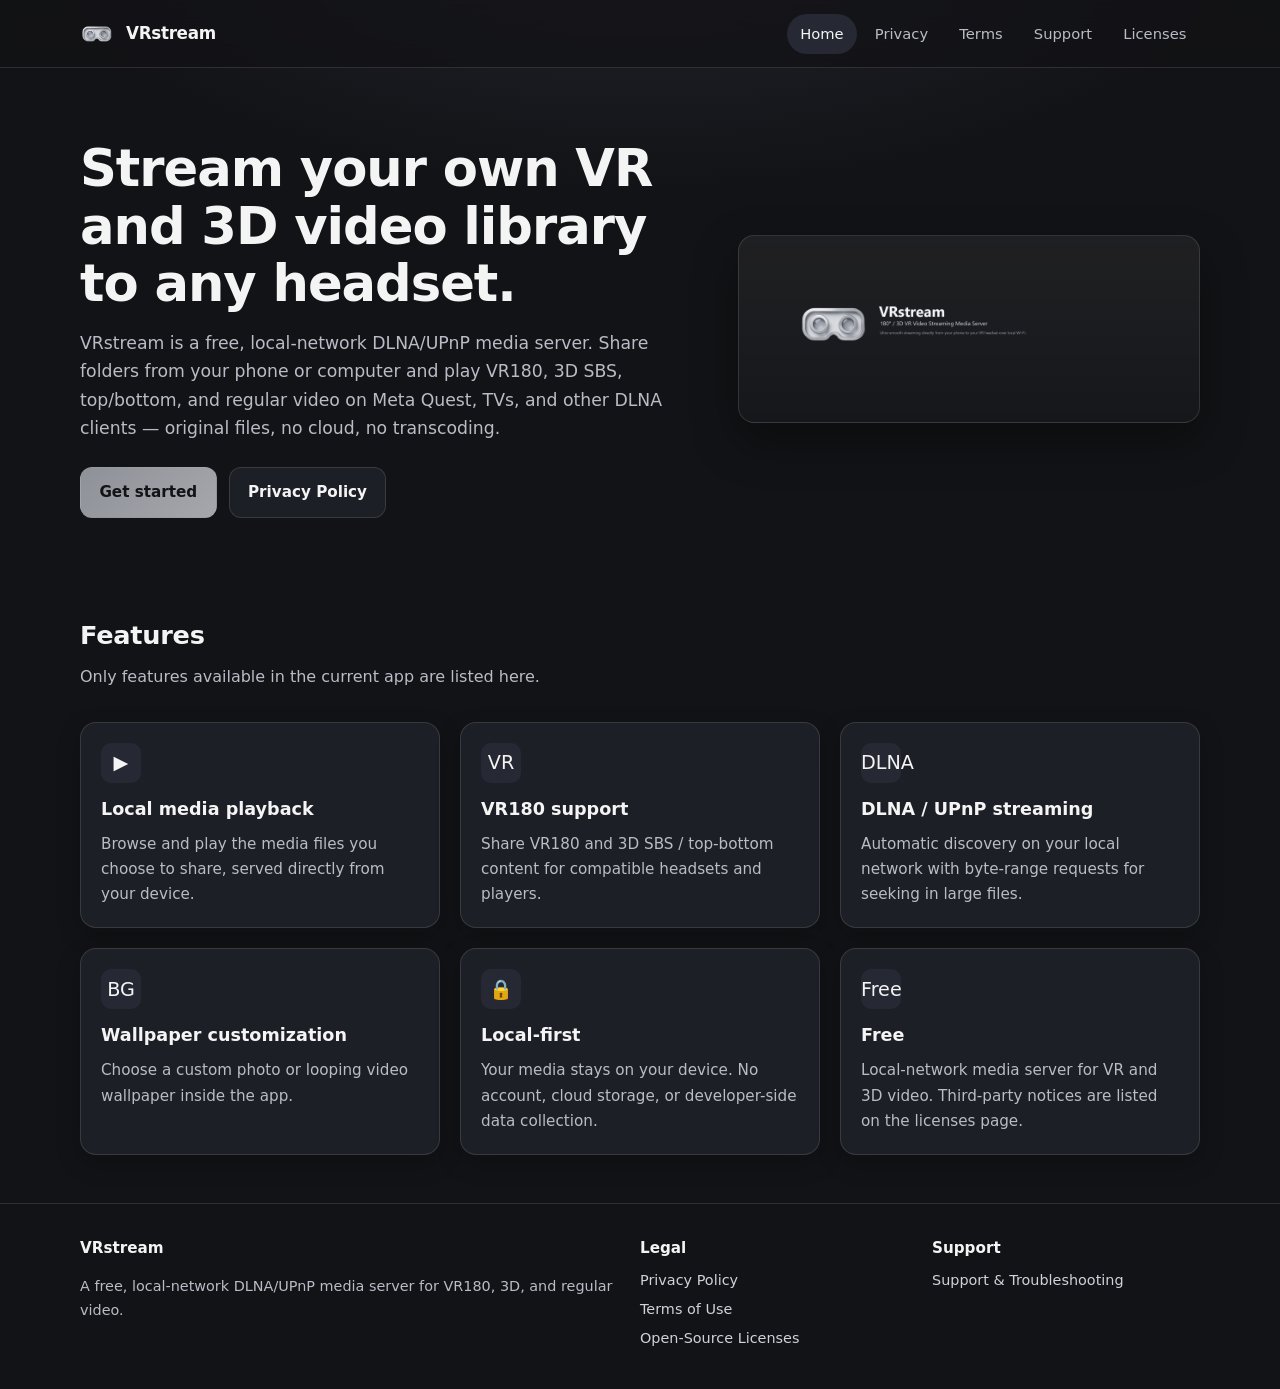
<file: index.html>
<!DOCTYPE html>
<html lang="en">
<head>
  <meta charset="utf-8">
  <meta name="viewport" content="width=device-width, initial-scale=1">
  <title>VRstream — Local VR &amp; 3D Media Server</title>
  <meta name="description" content="VRstream is a free, local-network DLNA/UPnP media server for VR180, 3D SBS, and regular video. Stream original files from your device to VR headsets and TVs.">
  <meta name="theme-color" content="#121316">
  <link rel="icon" href="favicon.ico" sizes="any">
  <link rel="icon" type="image/png" sizes="32x32" href="favicon-32x32.png">
  <link rel="icon" type="image/png" sizes="16x16" href="favicon-16x16.png">
  <link rel="apple-touch-icon" href="apple-touch-icon.png">
  <link rel="manifest" href="site.webmanifest">
  <meta property="og:title" content="VRstream — Local VR &amp; 3D Media Server">
  <meta property="og:description" content="Stream VR180, 3D, and regular video from your own device over your local network. No cloud, no transcoding.">
  <meta property="og:image" content="og_image_1200x630.png">
  <meta property="og:type" content="website">
  <link rel="stylesheet" href="css/styles.css">
</head>
<body>
  <a class="skip-link" href="#main">Skip to content</a>
  <header class="site-header">
    <div class="container header-inner">
      <a class="brand" href="index.html">
        <img src="logo_mark_512.png" alt="VRstream logo" width="34" height="34">
        <span>VRstream</span>
      </a>
      <button class="menu-toggle" type="button" aria-expanded="false" aria-label="Toggle navigation">Menu</button>
      <nav class="nav" aria-label="Primary">
        <a href="index.html">Home</a>
        <a href="privacy.html">Privacy</a>
        <a href="terms.html">Terms</a>
        <a href="support.html">Support</a>
        <a href="licenses.html">Licenses</a>
      </nav>
    </div>
  </header>

  <main id="main">
    <section class="hero">
      <div class="container hero-grid">
        <div>
          <h1>Stream your own VR and 3D video library to any headset.</h1>
          <p>VRstream is a free, local-network DLNA/UPnP media server. Share folders from your phone or computer and play VR180, 3D SBS, top/bottom, and regular video on Meta Quest, TVs, and other DLNA clients — original files, no cloud, no transcoding.</p>
          <div class="hero-actions">
            <a class="btn btn-primary" href="support.html">Get started</a>
            <a class="btn" href="privacy.html">Privacy Policy</a>
          </div>
        </div>
        <div class="hero-card">
          <img src="web_hero_banner_1920x600.png" alt="VRstream app screenshot banner" loading="lazy">
        </div>
      </div>
    </section>

    <section class="section">
      <div class="container">
        <h2>Features</h2>
        <p class="lead">Only features available in the current app are listed here.</p>
        <div class="grid grid-3">
          <article class="card">
            <div class="icon" aria-hidden="true">▶</div>
            <h3>Local media playback</h3>
            <p>Browse and play the media files you choose to share, served directly from your device.</p>
          </article>
          <article class="card">
            <div class="icon" aria-hidden="true">VR</div>
            <h3>VR180 support</h3>
            <p>Share VR180 and 3D SBS / top-bottom content for compatible headsets and players.</p>
          </article>
          <article class="card">
            <div class="icon" aria-hidden="true">DLNA</div>
            <h3>DLNA / UPnP streaming</h3>
            <p>Automatic discovery on your local network with byte-range requests for seeking in large files.</p>
          </article>
          <article class="card">
            <div class="icon" aria-hidden="true">BG</div>
            <h3>Wallpaper customization</h3>
            <p>Choose a custom photo or looping video wallpaper inside the app.</p>
          </article>
          <article class="card">
            <div class="icon" aria-hidden="true">🔒</div>
            <h3>Local-first</h3>
            <p>Your media stays on your device. No account, cloud storage, or developer-side data collection.</p>
          </article>
          <article class="card">
            <div class="icon" aria-hidden="true">Free</div>
            <h3>Free</h3>
            <p>Local-network media server for VR and 3D video. Third-party notices are listed on the licenses page.</p>
          </article>
        </div>
      </div>
    </section>


  </main>

  <footer class="site-footer">
    <div class="container footer-grid">
      <div>
        <h4>VRstream</h4>
        <p>A free, local-network DLNA/UPnP media server for VR180, 3D, and regular video.</p>
      </div>
      <div>
        <h4>Legal</h4>
        <ul>
          <li><a href="privacy.html">Privacy Policy</a></li>
          <li><a href="terms.html">Terms of Use</a></li>
          <li><a href="licenses.html">Open-Source Licenses</a></li>
        </ul>
      </div>
      <div>
        <h4>Support</h4>
        <ul>
          <li><a href="support.html">Support &amp; Troubleshooting</a></li>
        </ul>
      </div>
    </div>
  </footer>

  <script src="js/main.js" defer></script>
</body>
</html>
</file>
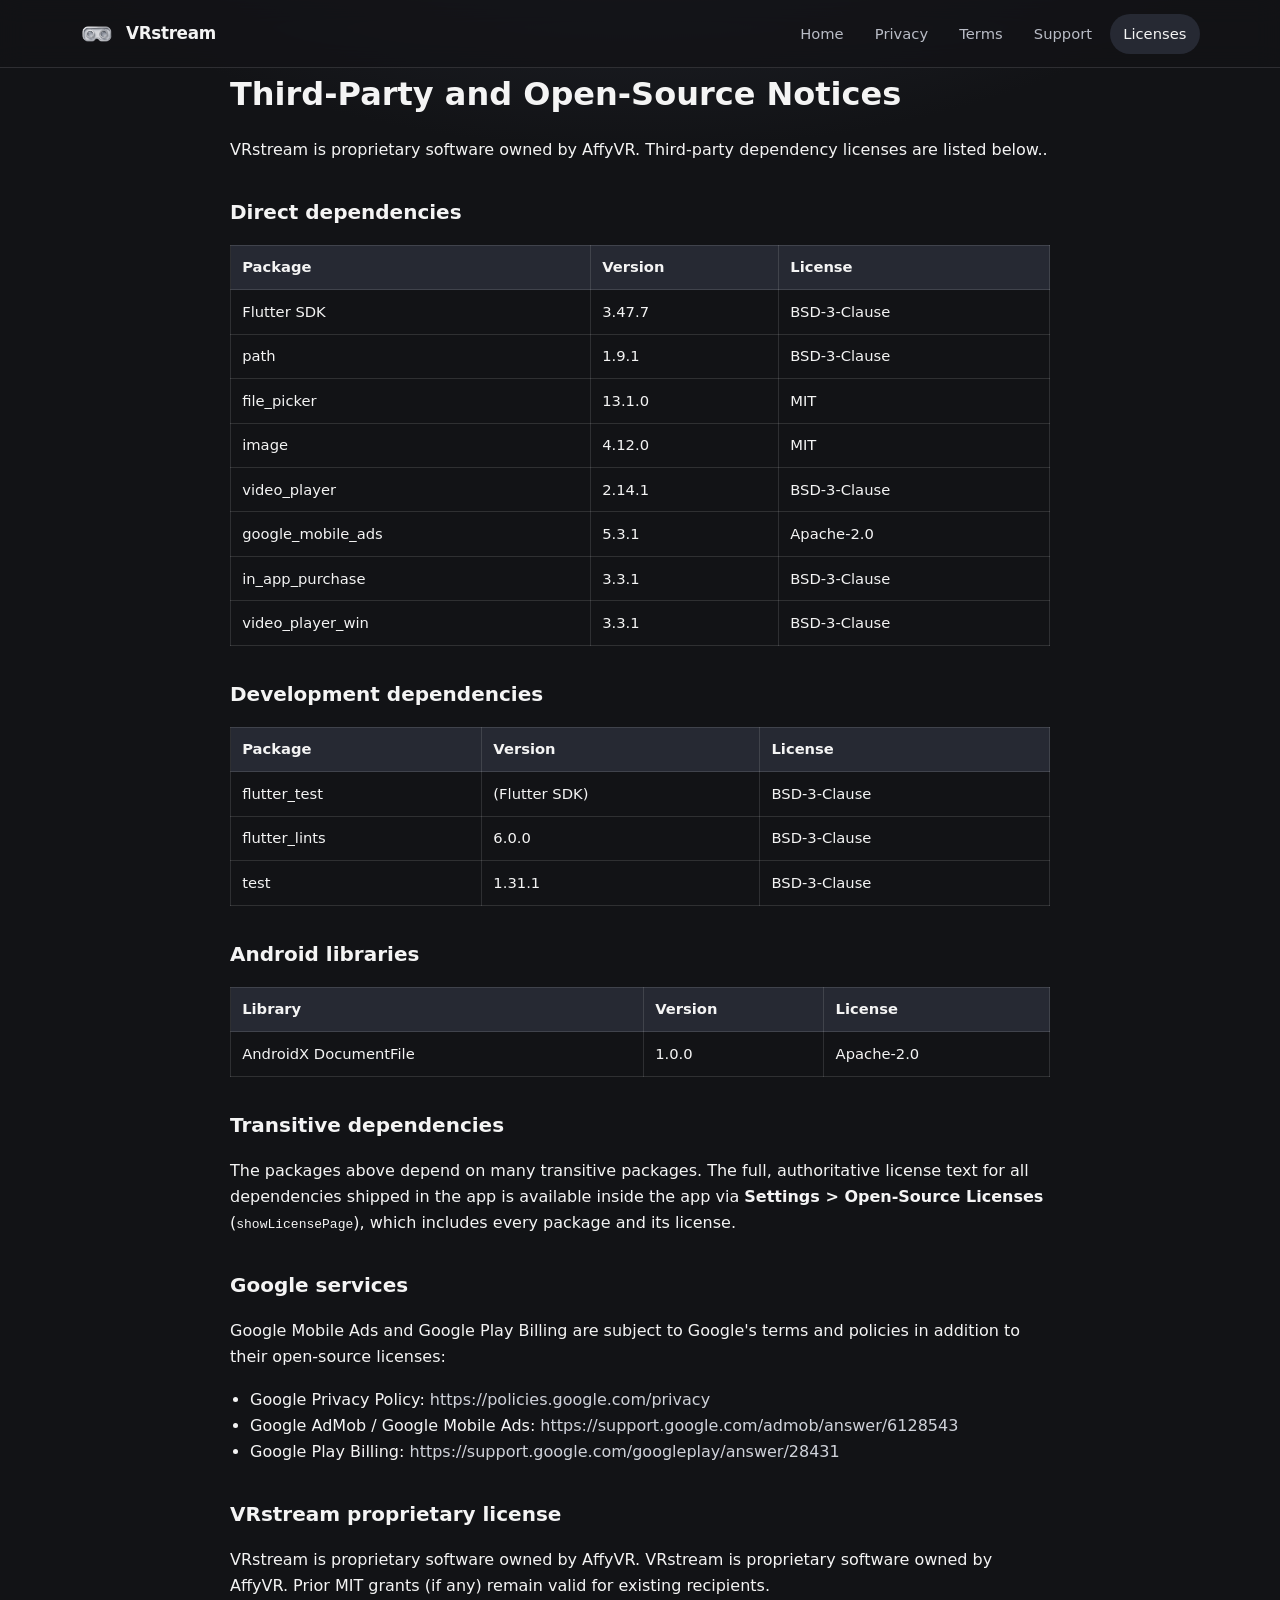
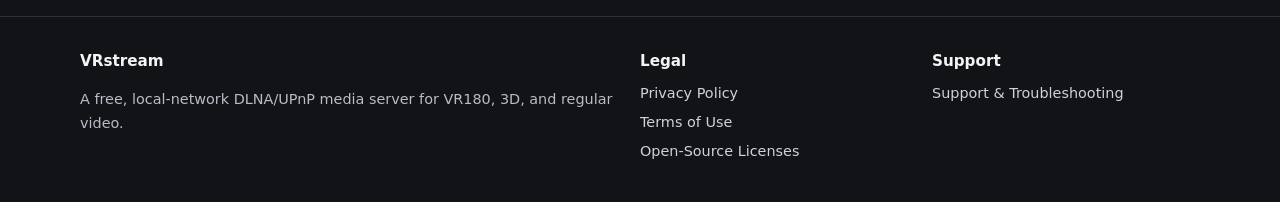
<file: licenses.html>
<!DOCTYPE html>
<html lang="en">
<head>
  <meta charset="utf-8">
  <meta name="viewport" content="width=device-width, initial-scale=1">
  <title>VRstream Open-Source Licenses</title>
  <meta name="description" content="Third-party and open-source license notices for VRstream.">
  <meta name="theme-color" content="#121316">
  <link rel="icon" href="favicon.ico" sizes="any">
  <link rel="stylesheet" href="css/styles.css">
</head>
<body>
  <a class="skip-link" href="#main">Skip to content</a>
  <header class="site-header">
    <div class="container header-inner">
      <a class="brand" href="index.html">
        <img src="logo_mark_512.png" alt="VRstream logo" width="34" height="34">
        <span>VRstream</span>
      </a>
      <button class="menu-toggle" type="button" aria-expanded="false" aria-label="Toggle navigation">Menu</button>
      <nav class="nav" aria-label="Primary">
        <a href="index.html">Home</a>
        <a href="privacy.html">Privacy</a>
        <a href="terms.html">Terms</a>
        <a href="support.html">Support</a>
        <a href="licenses.html">Licenses</a>
      </nav>
    </div>
  </header>

  <main id="main" class="container legal">
    <h1>Third-Party and Open-Source Notices</h1>
    <p>VRstream is proprietary software owned by AffyVR. Third-party dependency licenses are listed below..</p>

    <h2>Direct dependencies</h2>
    <table>
      <thead>
        <tr><th>Package</th><th>Version</th><th>License</th></tr>
      </thead>
      <tbody>
        <tr><td>Flutter SDK</td><td>3.47.7</td><td>BSD-3-Clause</td></tr>
        <tr><td>path</td><td>1.9.1</td><td>BSD-3-Clause</td></tr>
        <tr><td>file_picker</td><td>13.1.0</td><td>MIT</td></tr>
        <tr><td>image</td><td>4.12.0</td><td>MIT</td></tr>
        <tr><td>video_player</td><td>2.14.1</td><td>BSD-3-Clause</td></tr>
        <tr><td>google_mobile_ads</td><td>5.3.1</td><td>Apache-2.0</td></tr>
        <tr><td>in_app_purchase</td><td>3.3.1</td><td>BSD-3-Clause</td></tr>
        <tr><td>video_player_win</td><td>3.3.1</td><td>BSD-3-Clause</td></tr>
      </tbody>
    </table>

    <h2>Development dependencies</h2>
    <table>
      <thead>
        <tr><th>Package</th><th>Version</th><th>License</th></tr>
      </thead>
      <tbody>
        <tr><td>flutter_test</td><td>(Flutter SDK)</td><td>BSD-3-Clause</td></tr>
        <tr><td>flutter_lints</td><td>6.0.0</td><td>BSD-3-Clause</td></tr>
        <tr><td>test</td><td>1.31.1</td><td>BSD-3-Clause</td></tr>
      </tbody>
    </table>

    <h2>Android libraries</h2>
    <table>
      <thead>
        <tr><th>Library</th><th>Version</th><th>License</th></tr>
      </thead>
      <tbody>
        <tr><td>AndroidX DocumentFile</td><td>1.0.0</td><td>Apache-2.0</td></tr>
      </tbody>
    </table>

    <h2>Transitive dependencies</h2>
    <p>The packages above depend on many transitive packages. The full, authoritative license text for all dependencies shipped in the app is available inside the app via <strong>Settings &gt; Open-Source Licenses</strong> (<code>showLicensePage</code>), which includes every package and its license.</p>

    <h2>Google services</h2>
    <p>Google Mobile Ads and Google Play Billing are subject to Google's terms and policies in addition to their open-source licenses:</p>
    <ul>
      <li>Google Privacy Policy: <a href="https://policies.google.com/privacy" rel="noopener noreferrer">https://policies.google.com/privacy</a></li>
      <li>Google AdMob / Google Mobile Ads: <a href="https://support.google.com/admob/answer/6128543" rel="noopener noreferrer">https://support.google.com/admob/answer/6128543</a></li>
      <li>Google Play Billing: <a href="https://support.google.com/googleplay/answer/28431" rel="noopener noreferrer">https://support.google.com/googleplay/answer/28431</a></li>
    </ul>

    <h2>VRstream proprietary license</h2>
    <p>VRstream is proprietary software owned by AffyVR. VRstream is proprietary software owned by AffyVR. Prior MIT grants (if any) remain valid for existing recipients.</p>
  </main>

  <footer class="site-footer">
    <div class="container footer-grid">
      <div>
        <h4>VRstream</h4>
        <p>A free, local-network DLNA/UPnP media server for VR180, 3D, and regular video.</p>
      </div>
      <div>
        <h4>Legal</h4>
        <ul>
          <li><a href="privacy.html">Privacy Policy</a></li>
          <li><a href="terms.html">Terms of Use</a></li>
          <li><a href="licenses.html">Open-Source Licenses</a></li>
        </ul>
      </div>
      <div>
        <h4>Support</h4>
        <ul>
          <li><a href="support.html">Support &amp; Troubleshooting</a></li>
        </ul>
      </div>
    </div>
  </footer>

  <script src="js/main.js" defer></script>
</body>
</html>
</file>
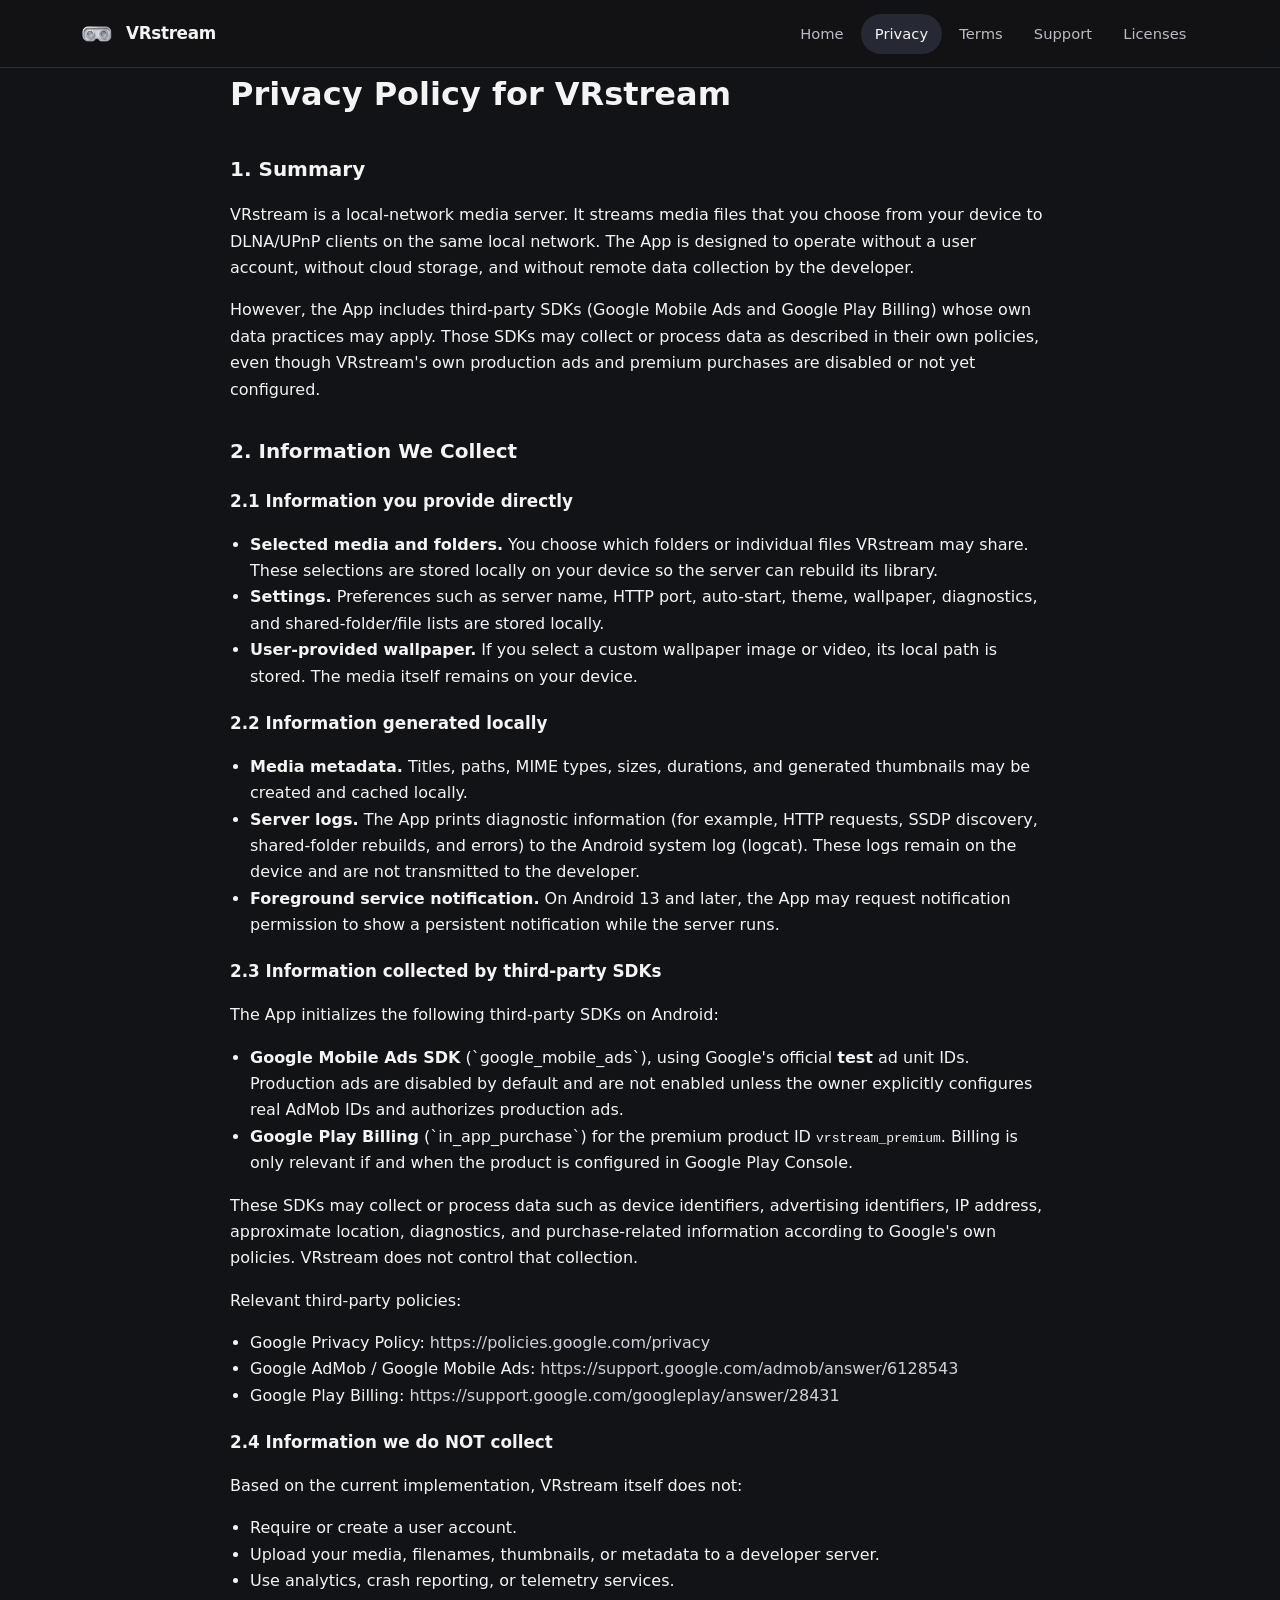
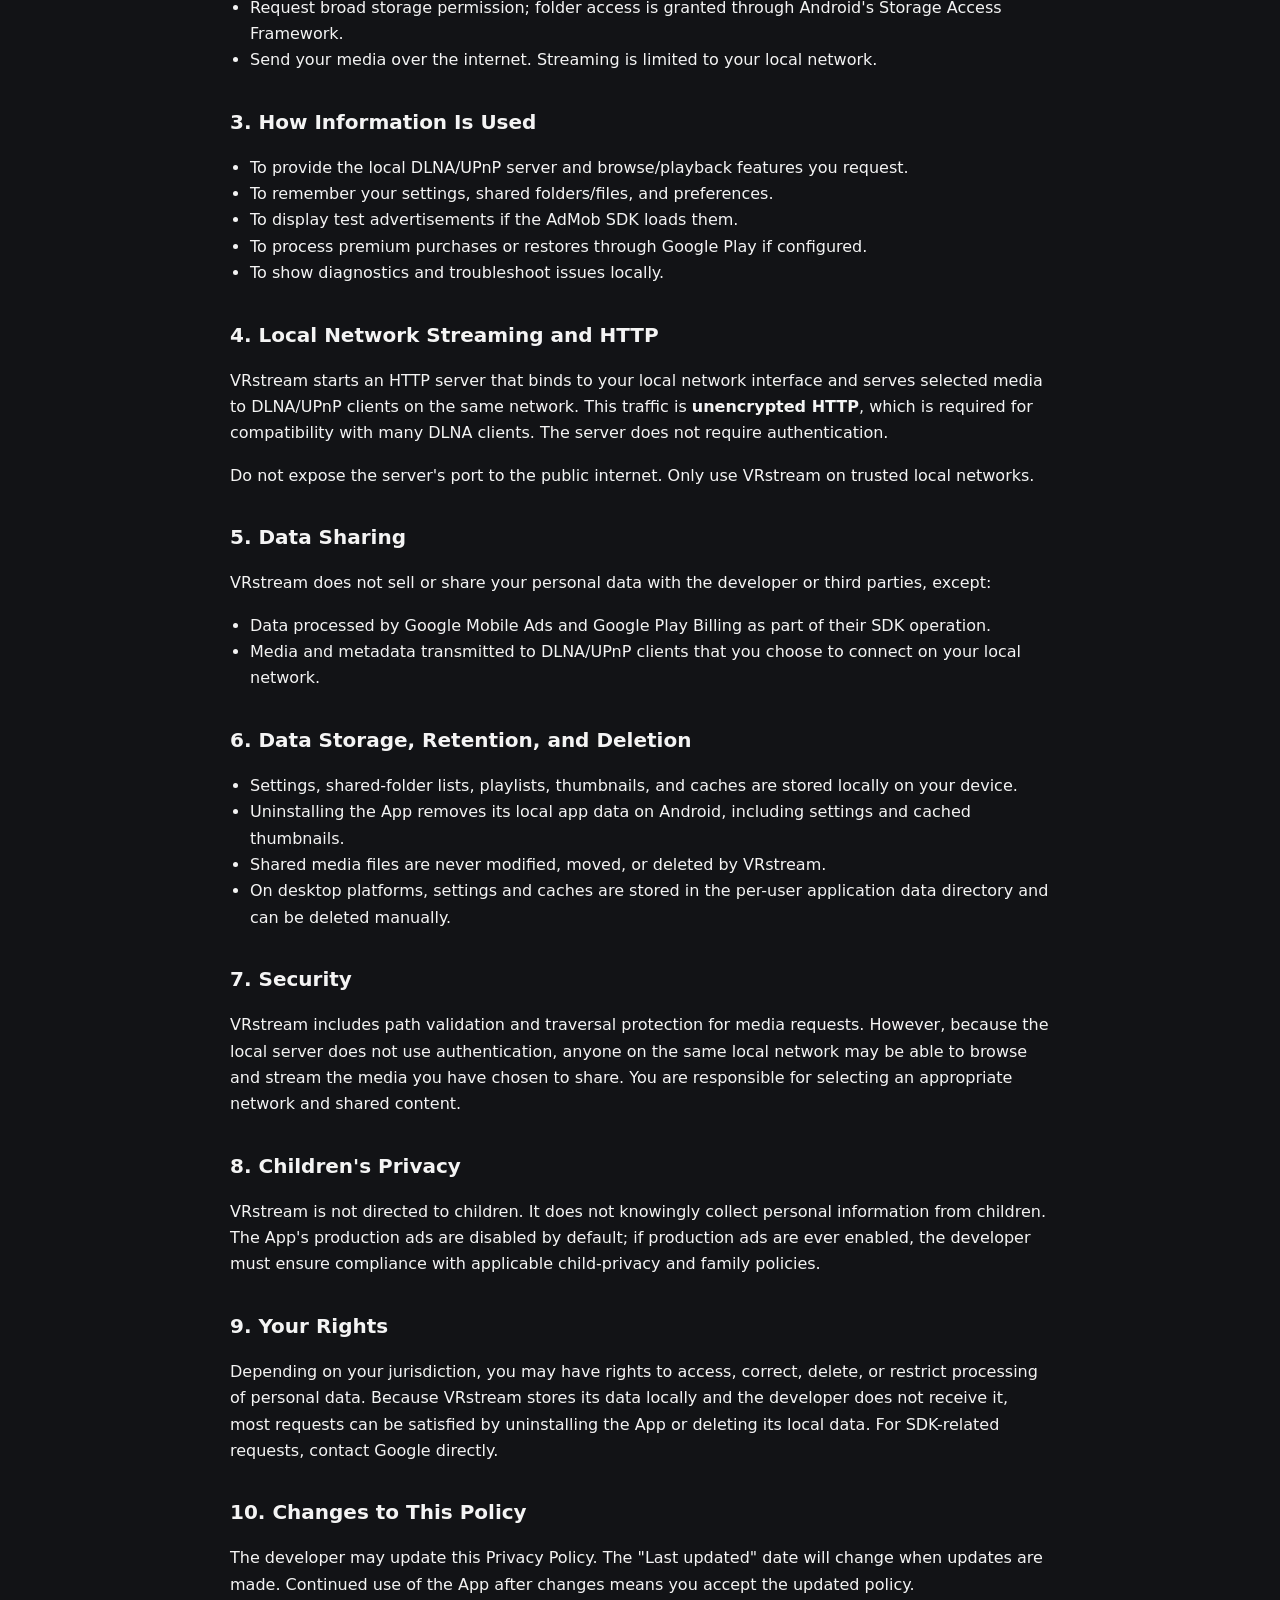
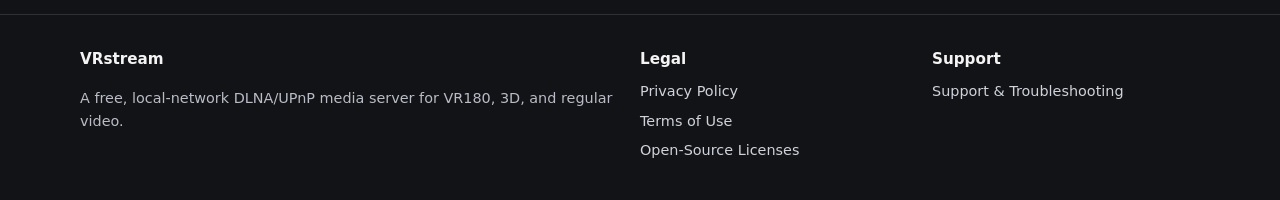
<file: privacy.html>
<!DOCTYPE html>
<html lang="en">
<head>
  <meta charset="utf-8">
  <meta name="viewport" content="width=device-width, initial-scale=1">
  <title>VRstream Privacy Policy</title>
  <meta name="description" content="Privacy Policy for the VRstream local-network media server app.">
  <meta name="theme-color" content="#121316">
  <link rel="icon" href="favicon.ico" sizes="any">
  <link rel="stylesheet" href="css/styles.css">
</head>
<body>
  <a class="skip-link" href="#main">Skip to content</a>
  <header class="site-header">
    <div class="container header-inner">
      <a class="brand" href="index.html">
        <img src="logo_mark_512.png" alt="VRstream logo" width="34" height="34">
        <span>VRstream</span>
      </a>
      <button class="menu-toggle" type="button" aria-expanded="false" aria-label="Toggle navigation">Menu</button>
      <nav class="nav" aria-label="Primary">
        <a href="index.html">Home</a>
        <a href="privacy.html">Privacy</a>
        <a href="terms.html">Terms</a>
        <a href="support.html">Support</a>
        <a href="licenses.html">Licenses</a>
      </nav>
    </div>
  </header>

  <main id="main" class="container legal">
    <h1>Privacy Policy for VRstream</h1>
    <h2>1. Summary</h2>
    <p>VRstream is a local-network media server. It streams media files that you choose from your device to DLNA/UPnP clients on the same local network. The App is designed to operate without a user account, without cloud storage, and without remote data collection by the developer.</p>
    <p>However, the App includes third-party SDKs (Google Mobile Ads and Google Play Billing) whose own data practices may apply. Those SDKs may collect or process data as described in their own policies, even though VRstream's own production ads and premium purchases are disabled or not yet configured.</p>

    <h2>2. Information We Collect</h2>
    <h3>2.1 Information you provide directly</h3>
    <ul>
      <li><strong>Selected media and folders.</strong> You choose which folders or individual files VRstream may share. These selections are stored locally on your device so the server can rebuild its library.</li>
      <li><strong>Settings.</strong> Preferences such as server name, HTTP port, auto-start, theme, wallpaper, diagnostics, and shared-folder/file lists are stored locally.</li>
      <li><strong>User-provided wallpaper.</strong> If you select a custom wallpaper image or video, its local path is stored. The media itself remains on your device.</li>
    </ul>
    <h3>2.2 Information generated locally</h3>
    <ul>
      <li><strong>Media metadata.</strong> Titles, paths, MIME types, sizes, durations, and generated thumbnails may be created and cached locally.</li>
      <li><strong>Server logs.</strong> The App prints diagnostic information (for example, HTTP requests, SSDP discovery, shared-folder rebuilds, and errors) to the Android system log (logcat). These logs remain on the device and are not transmitted to the developer.</li>
      <li><strong>Foreground service notification.</strong> On Android 13 and later, the App may request notification permission to show a persistent notification while the server runs.</li>
    </ul>
    <h3>2.3 Information collected by third-party SDKs</h3>
    <p>The App initializes the following third-party SDKs on Android:</p>
    <ul>
      <li><strong>Google Mobile Ads SDK</strong> (`google_mobile_ads`), using Google's official <strong>test</strong> ad unit IDs. Production ads are disabled by default and are not enabled unless the owner explicitly configures real AdMob IDs and authorizes production ads.</li>
      <li><strong>Google Play Billing</strong> (`in_app_purchase`) for the premium product ID <code>vrstream_premium</code>. Billing is only relevant if and when the product is configured in Google Play Console.</li>
    </ul>
    <p>These SDKs may collect or process data such as device identifiers, advertising identifiers, IP address, approximate location, diagnostics, and purchase-related information according to Google's own policies. VRstream does not control that collection.</p>
    <p>Relevant third-party policies:</p>
    <ul>
      <li>Google Privacy Policy: <a href="https://policies.google.com/privacy" rel="noopener noreferrer">https://policies.google.com/privacy</a></li>
      <li>Google AdMob / Google Mobile Ads: <a href="https://support.google.com/admob/answer/6128543" rel="noopener noreferrer">https://support.google.com/admob/answer/6128543</a></li>
      <li>Google Play Billing: <a href="https://support.google.com/googleplay/answer/28431" rel="noopener noreferrer">https://support.google.com/googleplay/answer/28431</a></li>
    </ul>
    <h3>2.4 Information we do NOT collect</h3>
    <p>Based on the current implementation, VRstream itself does not:</p>
    <ul>
      <li>Require or create a user account.</li>
      <li>Upload your media, filenames, thumbnails, or metadata to a developer server.</li>
      <li>Use analytics, crash reporting, or telemetry services.</li>
      <li>Request broad storage permission; folder access is granted through Android's Storage Access Framework.</li>
      <li>Send your media over the internet. Streaming is limited to your local network.</li>
    </ul>

    <h2>3. How Information Is Used</h2>
    <ul>
      <li>To provide the local DLNA/UPnP server and browse/playback features you request.</li>
      <li>To remember your settings, shared folders/files, and preferences.</li>
      <li>To display test advertisements if the AdMob SDK loads them.</li>
      <li>To process premium purchases or restores through Google Play if configured.</li>
      <li>To show diagnostics and troubleshoot issues locally.</li>
    </ul>

    <h2>4. Local Network Streaming and HTTP</h2>
    <p>VRstream starts an HTTP server that binds to your local network interface and serves selected media to DLNA/UPnP clients on the same network. This traffic is <strong>unencrypted HTTP</strong>, which is required for compatibility with many DLNA clients. The server does not require authentication.</p>
    <p>Do not expose the server's port to the public internet. Only use VRstream on trusted local networks.</p>

    <h2>5. Data Sharing</h2>
    <p>VRstream does not sell or share your personal data with the developer or third parties, except:</p>
    <ul>
      <li>Data processed by Google Mobile Ads and Google Play Billing as part of their SDK operation.</li>
      <li>Media and metadata transmitted to DLNA/UPnP clients that you choose to connect on your local network.</li>
    </ul>

    <h2>6. Data Storage, Retention, and Deletion</h2>
    <ul>
      <li>Settings, shared-folder lists, playlists, thumbnails, and caches are stored locally on your device.</li>
      <li>Uninstalling the App removes its local app data on Android, including settings and cached thumbnails.</li>
      <li>Shared media files are never modified, moved, or deleted by VRstream.</li>
      <li>On desktop platforms, settings and caches are stored in the per-user application data directory and can be deleted manually.</li>
    </ul>

    <h2>7. Security</h2>
    <p>VRstream includes path validation and traversal protection for media requests. However, because the local server does not use authentication, anyone on the same local network may be able to browse and stream the media you have chosen to share. You are responsible for selecting an appropriate network and shared content.</p>

    <h2>8. Children's Privacy</h2>
    <p>VRstream is not directed to children. It does not knowingly collect personal information from children. The App's production ads are disabled by default; if production ads are ever enabled, the developer must ensure compliance with applicable child-privacy and family policies.</p>

    <h2>9. Your Rights</h2>
    <p>Depending on your jurisdiction, you may have rights to access, correct, delete, or restrict processing of personal data. Because VRstream stores its data locally and the developer does not receive it, most requests can be satisfied by uninstalling the App or deleting its local data. For SDK-related requests, contact Google directly.</p>

    <h2>10. Changes to This Policy</h2>
    <p>The developer may update this Privacy Policy. The "Last updated" date will change when updates are made. Continued use of the App after changes means you accept the updated policy.</p>

  </main>

  <footer class="site-footer">
    <div class="container footer-grid">
      <div>
        <h4>VRstream</h4>
        <p>A free, local-network DLNA/UPnP media server for VR180, 3D, and regular video.</p>
      </div>
      <div>
        <h4>Legal</h4>
        <ul>
          <li><a href="privacy.html">Privacy Policy</a></li>
          <li><a href="terms.html">Terms of Use</a></li>
          <li><a href="licenses.html">Open-Source Licenses</a></li>
        </ul>
      </div>
      <div>
        <h4>Support</h4>
        <ul>
          <li><a href="support.html">Support & Troubleshooting</a></li>
        </ul>
      </div>
    </div>
  </footer>

  <script src="js/main.js" defer></script>
</body>
</html>
</file>
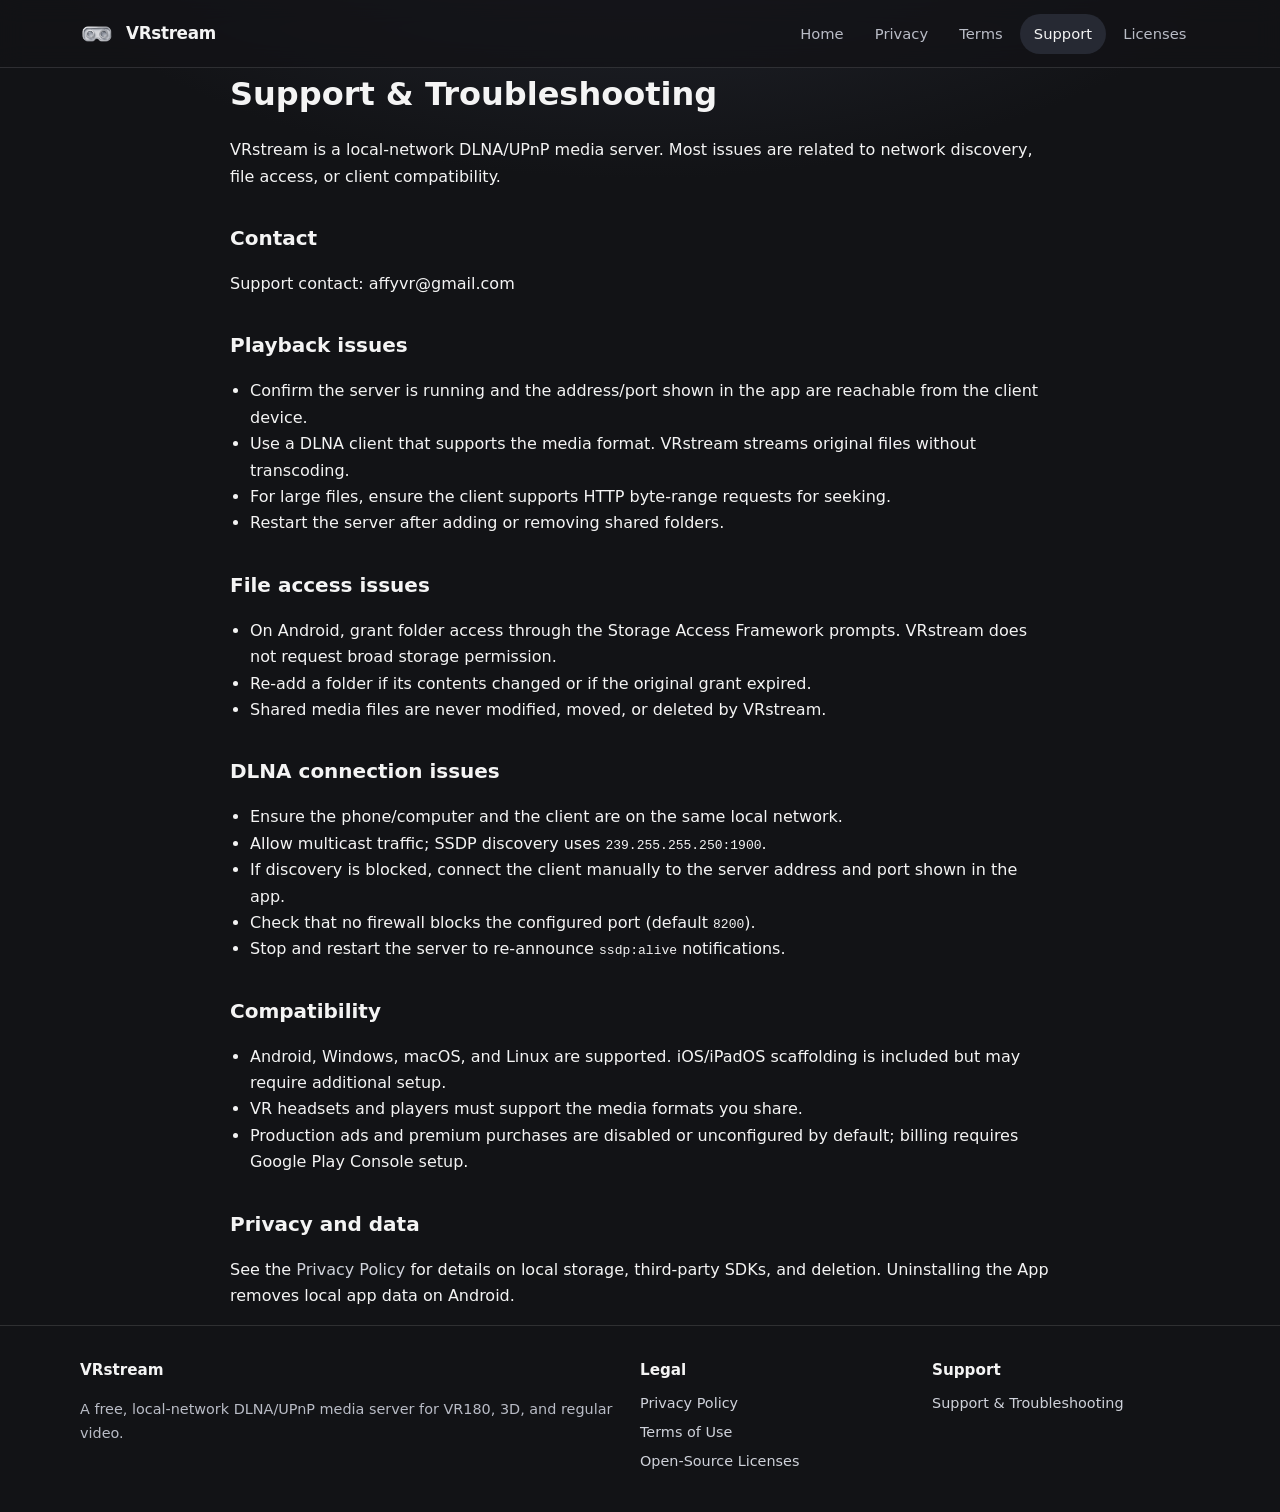
<file: support.html>
<!DOCTYPE html>
<html lang="en">
<head>
  <meta charset="utf-8">
  <meta name="viewport" content="width=device-width, initial-scale=1">
  <title>VRstream Support</title>
  <meta name="description" content="Support and troubleshooting for the VRstream local-network media server app.">
  <meta name="theme-color" content="#121316">
  <link rel="icon" href="favicon.ico" sizes="any">
  <link rel="stylesheet" href="css/styles.css">
</head>
<body>
  <a class="skip-link" href="#main">Skip to content</a>
  <header class="site-header">
    <div class="container header-inner">
      <a class="brand" href="index.html">
        <img src="logo_mark_512.png" alt="VRstream logo" width="34" height="34">
        <span>VRstream</span>
      </a>
      <button class="menu-toggle" type="button" aria-expanded="false" aria-label="Toggle navigation">Menu</button>
      <nav class="nav" aria-label="Primary">
        <a href="index.html">Home</a>
        <a href="privacy.html">Privacy</a>
        <a href="terms.html">Terms</a>
        <a href="support.html">Support</a>
        <a href="licenses.html">Licenses</a>
      </nav>
    </div>
  </header>

  <main id="main" class="container legal">
    <h1>Support &amp; Troubleshooting</h1>
    <p>VRstream is a local-network DLNA/UPnP media server. Most issues are related to network discovery, file access, or client compatibility.</p>

    <h2>Contact</h2>
    <p>Support contact: <span>affyvr@gmail.com</span></p>

    <h2>Playback issues</h2>
    <ul>
      <li>Confirm the server is running and the address/port shown in the app are reachable from the client device.</li>
      <li>Use a DLNA client that supports the media format. VRstream streams original files without transcoding.</li>
      <li>For large files, ensure the client supports HTTP byte-range requests for seeking.</li>
      <li>Restart the server after adding or removing shared folders.</li>
    </ul>

    <h2>File access issues</h2>
    <ul>
      <li>On Android, grant folder access through the Storage Access Framework prompts. VRstream does not request broad storage permission.</li>
      <li>Re-add a folder if its contents changed or if the original grant expired.</li>
      <li>Shared media files are never modified, moved, or deleted by VRstream.</li>
    </ul>

    <h2>DLNA connection issues</h2>
    <ul>
      <li>Ensure the phone/computer and the client are on the same local network.</li>
      <li>Allow multicast traffic; SSDP discovery uses <code>239.255.255.250:1900</code>.</li>
      <li>If discovery is blocked, connect the client manually to the server address and port shown in the app.</li>
      <li>Check that no firewall blocks the configured port (default <code>8200</code>).</li>
      <li>Stop and restart the server to re-announce <code>ssdp:alive</code> notifications.</li>
    </ul>

    <h2>Compatibility</h2>
    <ul>
      <li>Android, Windows, macOS, and Linux are supported. iOS/iPadOS scaffolding is included but may require additional setup.</li>
      <li>VR headsets and players must support the media formats you share.</li>
      <li>Production ads and premium purchases are disabled or unconfigured by default; billing requires Google Play Console setup.</li>
    </ul>

    <h2>Privacy and data</h2>
    <p>See the <a href="privacy.html">Privacy Policy</a> for details on local storage, third-party SDKs, and deletion. Uninstalling the App removes local app data on Android.</p>
  </main>

  <footer class="site-footer">
    <div class="container footer-grid">
      <div>
        <h4>VRstream</h4>
        <p>A free, local-network DLNA/UPnP media server for VR180, 3D, and regular video.</p>
      </div>
      <div>
        <h4>Legal</h4>
        <ul>
          <li><a href="privacy.html">Privacy Policy</a></li>
          <li><a href="terms.html">Terms of Use</a></li>
          <li><a href="licenses.html">Open-Source Licenses</a></li>
        </ul>
      </div>
      <div>
        <h4>Support</h4>
        <ul>
          <li><a href="support.html">Support &amp; Troubleshooting</a></li>
        </ul>
      </div>
    </div>
  </footer>

  <script src="js/main.js" defer></script>
</body>
</html>
</file>
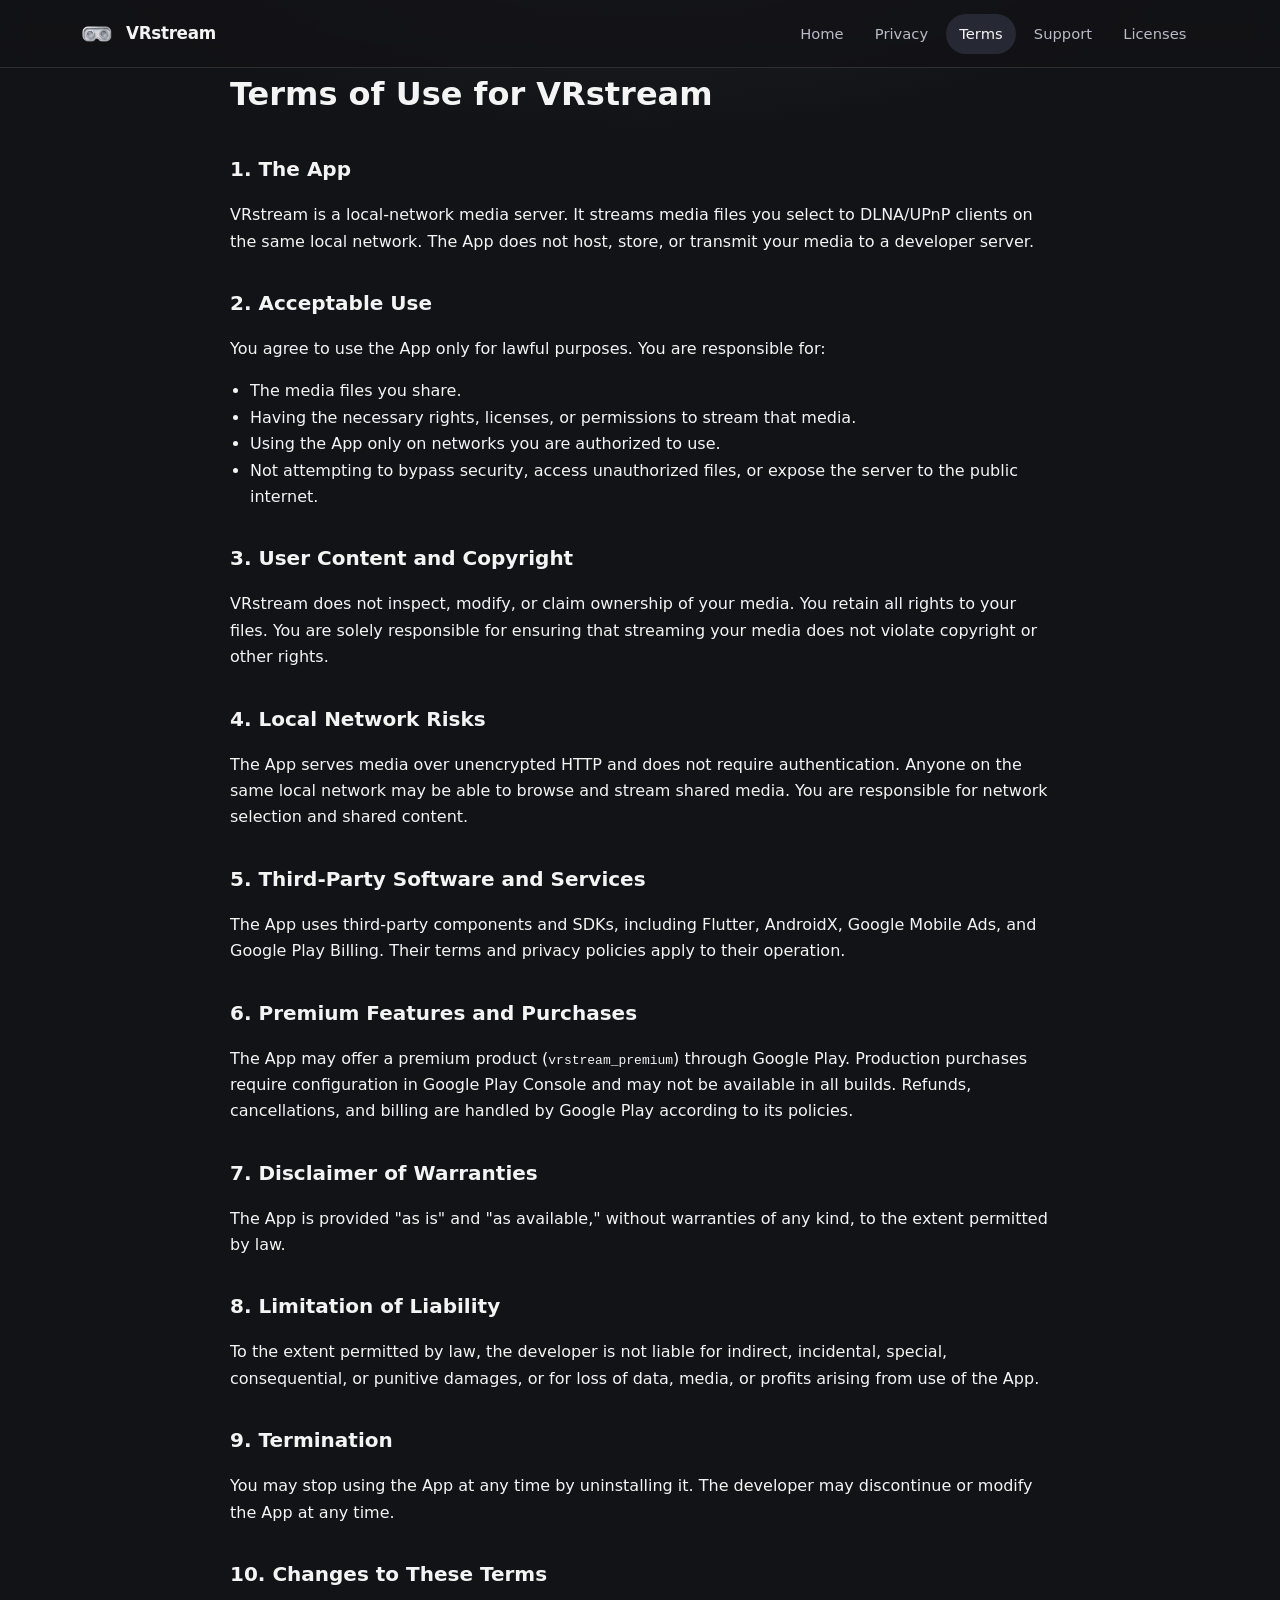
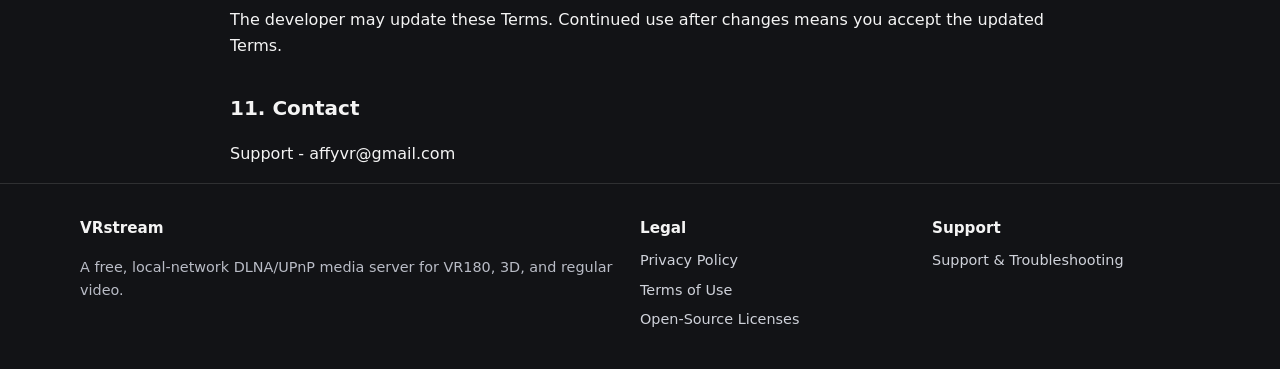
<file: terms.html>
<!DOCTYPE html>
<html lang="en">
<head>
  <meta charset="utf-8">
  <meta name="viewport" content="width=device-width, initial-scale=1">
  <title>VRstream Terms of Use</title>
  <meta name="description" content="Terms of Use for the VRstream local-network media server app.">
  <meta name="theme-color" content="#121316">
  <link rel="icon" href="favicon.ico" sizes="any">
  <link rel="stylesheet" href="css/styles.css">
</head>
<body>
  <a class="skip-link" href="#main">Skip to content</a>
  <header class="site-header">
    <div class="container header-inner">
      <a class="brand" href="index.html">
        <img src="logo_mark_512.png" alt="VRstream logo" width="34" height="34">
        <span>VRstream</span>
      </a>
      <button class="menu-toggle" type="button" aria-expanded="false" aria-label="Toggle navigation">Menu</button>
      <nav class="nav" aria-label="Primary">
        <a href="index.html">Home</a>
        <a href="privacy.html">Privacy</a>
        <a href="terms.html">Terms</a>
        <a href="support.html">Support</a>
        <a href="licenses.html">Licenses</a>
      </nav>
    </div>
  </header>

  <main id="main" class="container legal">
    <h1>Terms of Use for VRstream</h1>
    <h2>1. The App</h2>
    <p>VRstream is a local-network media server. It streams media files you select to DLNA/UPnP clients on the same local network. The App does not host, store, or transmit your media to a developer server.</p>

    <h2>2. Acceptable Use</h2>
    <p>You agree to use the App only for lawful purposes. You are responsible for:</p>
    <ul>
      <li>The media files you share.</li>
      <li>Having the necessary rights, licenses, or permissions to stream that media.</li>
      <li>Using the App only on networks you are authorized to use.</li>
      <li>Not attempting to bypass security, access unauthorized files, or expose the server to the public internet.</li>
    </ul>

    <h2>3. User Content and Copyright</h2>
    <p>VRstream does not inspect, modify, or claim ownership of your media. You retain all rights to your files. You are solely responsible for ensuring that streaming your media does not violate copyright or other rights.</p>

    <h2>4. Local Network Risks</h2>
    <p>The App serves media over unencrypted HTTP and does not require authentication. Anyone on the same local network may be able to browse and stream shared media. You are responsible for network selection and shared content.</p>

    <h2>5. Third-Party Software and Services</h2>
    <p>The App uses third-party components and SDKs, including Flutter, AndroidX, Google Mobile Ads, and Google Play Billing. Their terms and privacy policies apply to their operation.</p>

    <h2>6. Premium Features and Purchases</h2>
    <p>The App may offer a premium product (<code>vrstream_premium</code>) through Google Play. Production purchases require configuration in Google Play Console and may not be available in all builds. Refunds, cancellations, and billing are handled by Google Play according to its policies.</p>

    <h2>7. Disclaimer of Warranties</h2>
    <p>The App is provided "as is" and "as available," without warranties of any kind, to the extent permitted by law.</p>

    <h2>8. Limitation of Liability</h2>
    <p>To the extent permitted by law, the developer is not liable for indirect, incidental, special, consequential, or punitive damages, or for loss of data, media, or profits arising from use of the App.</p>

    <h2>9. Termination</h2>
    <p>You may stop using the App at any time by uninstalling it. The developer may discontinue or modify the App at any time.</p>

    <h2>10. Changes to These Terms</h2>
    <p>The developer may update these Terms. Continued use after changes means you accept the updated Terms.</p>

    <h2>11. Contact</h2>
    <p>Support - affyvr@gmail.com</p>
  </main>

  <footer class="site-footer">
    <div class="container footer-grid">
      <div>
        <h4>VRstream</h4>
        <p>A free, local-network DLNA/UPnP media server for VR180, 3D, and regular video.</p>
      </div>
      <div>
        <h4>Legal</h4>
        <ul>
          <li><a href="privacy.html">Privacy Policy</a></li>
          <li><a href="terms.html">Terms of Use</a></li>
          <li><a href="licenses.html">Open-Source Licenses</a></li>
        </ul>
      </div>
      <div>
        <h4>Support</h4>
        <ul>
          <li><a href="support.html">Support & Troubleshooting</a></li>
        </ul>
      </div>
    </div>
  </footer>

  <script src="js/main.js" defer></script>
</body>
</html>
</file>
<file: css/styles.css>
:root {
  --bg: #121316;
  --surface: #1d1f26;
  --surface-2: #262933;
  --text: #f4f4f4;
  --muted: #b9bcc6;
  --accent: #8e9197;
  --accent-2: #a5a7ad;
  --border: rgba(255,255,255,0.12);
  --max: 1120px;
  --radius: 16px;
  --shadow: 0 18px 45px rgba(0,0,0,0.35);
}

* { box-sizing: border-box; }

html { scroll-behavior: smooth; }

body {
  margin: 0;
  font-family: "Segoe UI", Inter, "SF Pro Display", system-ui, -apple-system, sans-serif;
  background: radial-gradient(1200px 600px at 50% -10%, #262933 0%, var(--bg) 55%);
  color: var(--text);
  line-height: 1.65;
  -webkit-font-smoothing: antialiased;
}

a { color: #cfd2da; text-decoration: none; }
a:hover { text-decoration: underline; }

.container { width: min(var(--max), calc(100% - 2rem)); margin: 0 auto; }

.skip-link {
  position: absolute; left: -999px; top: 0; padding: .75rem 1rem; background: #fff; color: #000; z-index: 1000;
}
.skip-link:focus { left: 1rem; top: 1rem; }

.site-header {
  position: sticky; top: 0; z-index: 50;
  backdrop-filter: blur(12px);
  background: rgba(18,19,22,0.78);
  border-bottom: 1px solid var(--border);
}
.header-inner {
  display: flex; align-items: center; justify-content: space-between; gap: 1rem;
  padding: .85rem 0;
}
.brand { display: flex; align-items: center; gap: .75rem; font-weight: 700; letter-spacing: -0.02em; color: var(--text); }
.brand img { width: 34px; height: 34px; border-radius: 8px; }
.brand span { font-size: 1.05rem; }

.nav { display: flex; gap: .25rem; flex-wrap: wrap; }
.nav a {
  padding: .5rem .85rem; border-radius: 999px; color: var(--muted); font-size: .92rem;
  transition: background .2s ease, color .2s ease;
}
.nav a:hover, .nav a[aria-current="page"] {
  background: var(--surface-2); color: var(--text); text-decoration: none;
}

.menu-toggle { display: none; background: transparent; border: 1px solid var(--border); color: var(--text); padding: .45rem .7rem; border-radius: 10px; }

.hero {
  padding: 4.5rem 0 3rem;
}
.hero-grid {
  display: grid; grid-template-columns: 1.15fr .85fr; gap: 2rem; align-items: center;
}
.hero h1 {
  font-size: clamp(2rem, 4vw, 3.2rem); line-height: 1.12; margin: 0 0 1rem;
  letter-spacing: -0.02em;
}
.hero p { color: var(--muted); font-size: 1.08rem; margin: 0 0 1.5rem; }
.hero-actions { display: flex; gap: .75rem; flex-wrap: wrap; }
.btn {
  display: inline-flex; align-items: center; gap: .5rem;
  padding: .75rem 1.15rem; border-radius: 12px; font-weight: 600; font-size: .95rem;
  border: 1px solid var(--border); color: var(--text); background: var(--surface);
  transition: transform .12s ease, background .2s ease;
}
.btn:hover { transform: translateY(-1px); text-decoration: none; background: var(--surface-2); }
.btn-primary { background: linear-gradient(135deg, #8e9197, #a5a7ad); color: #121316; border-color: transparent; }
.btn-primary:hover { background: linear-gradient(135deg, #a5a7ad, #cfd2da); }

.hero-card {
  background: linear-gradient(180deg, rgba(255,255,255,0.06), rgba(255,255,255,0.02));
  border: 1px solid var(--border); border-radius: var(--radius); padding: 1.5rem;
  box-shadow: var(--shadow);
}
.hero-card img { width: 100%; height: auto; border-radius: 12px; }

.section { padding: 3rem 0; }
.section h2 { font-size: 1.6rem; margin: 0 0 .5rem; letter-spacing: -0.01em; }
.section .lead { color: var(--muted); margin: 0 0 2rem; max-width: 62ch; }

.grid { display: grid; gap: 1.25rem; }
.grid-3 { grid-template-columns: repeat(3, 1fr); }
.grid-2 { grid-template-columns: repeat(2, 1fr); }

.card {
  background: var(--surface); border: 1px solid var(--border); border-radius: var(--radius);
  padding: 1.25rem; box-shadow: 0 8px 24px rgba(0,0,0,0.22);
}
.card h3 { margin: 0 0 .5rem; font-size: 1.1rem; }
.card p { margin: 0; color: var(--muted); font-size: .95rem; }
.card .icon { width: 40px; height: 40px; border-radius: 10px; background: var(--surface-2); display: grid; place-items: center; margin-bottom: .75rem; font-size: 1.2rem; }

.callout {
  border-left: 3px solid var(--accent-2); background: rgba(255,255,255,0.04);
  padding: 1rem 1.25rem; border-radius: 10px; color: var(--muted);
}

.legal {
  max-width: 820px;
}
.legal h1 { font-size: 2rem; margin: 0 0 .5rem; }
.legal .meta { color: var(--muted); font-size: .92rem; margin-bottom: 2rem; }
.legal h2 { font-size: 1.25rem; margin: 2rem 0 .5rem; }
.legal h3 { font-size: 1.05rem; margin: 1.25rem 0 .35rem; }
.legal p, .legal li { color: var(--text); }
.legal ul, .legal ol { padding-left: 1.25rem; }
.legal table { width: 100%; border-collapse: collapse; margin: 1rem 0; font-size: .92rem; }
.legal th, .legal td { border: 1px solid var(--border); padding: .6rem .7rem; text-align: left; vertical-align: top; }
.legal th { background: var(--surface-2); }
.placeholder { color: #ff6b6b; font-weight: 700; }

.site-footer {
  border-top: 1px solid var(--border); padding: 2rem 0; color: var(--muted); font-size: .9rem;
}
.footer-grid { display: grid; grid-template-columns: 2fr 1fr 1fr; gap: 1.5rem; }
.footer-grid h4 { color: var(--text); margin: 0 0 .5rem; font-size: .95rem; }
.footer-grid ul { list-style: none; padding: 0; margin: 0; }
.footer-grid li { margin: .35rem 0; }

@media (max-width: 860px) {
  .hero-grid { grid-template-columns: 1fr; }
  .grid-3 { grid-template-columns: 1fr; }
  .grid-2 { grid-template-columns: 1fr; }
  .footer-grid { grid-template-columns: 1fr; }
  .menu-toggle { display: inline-flex; }
  .nav { display: none; width: 100%; flex-direction: column; }
  .nav.open { display: flex; }
  .header-inner { flex-wrap: wrap; }
}
</file>
